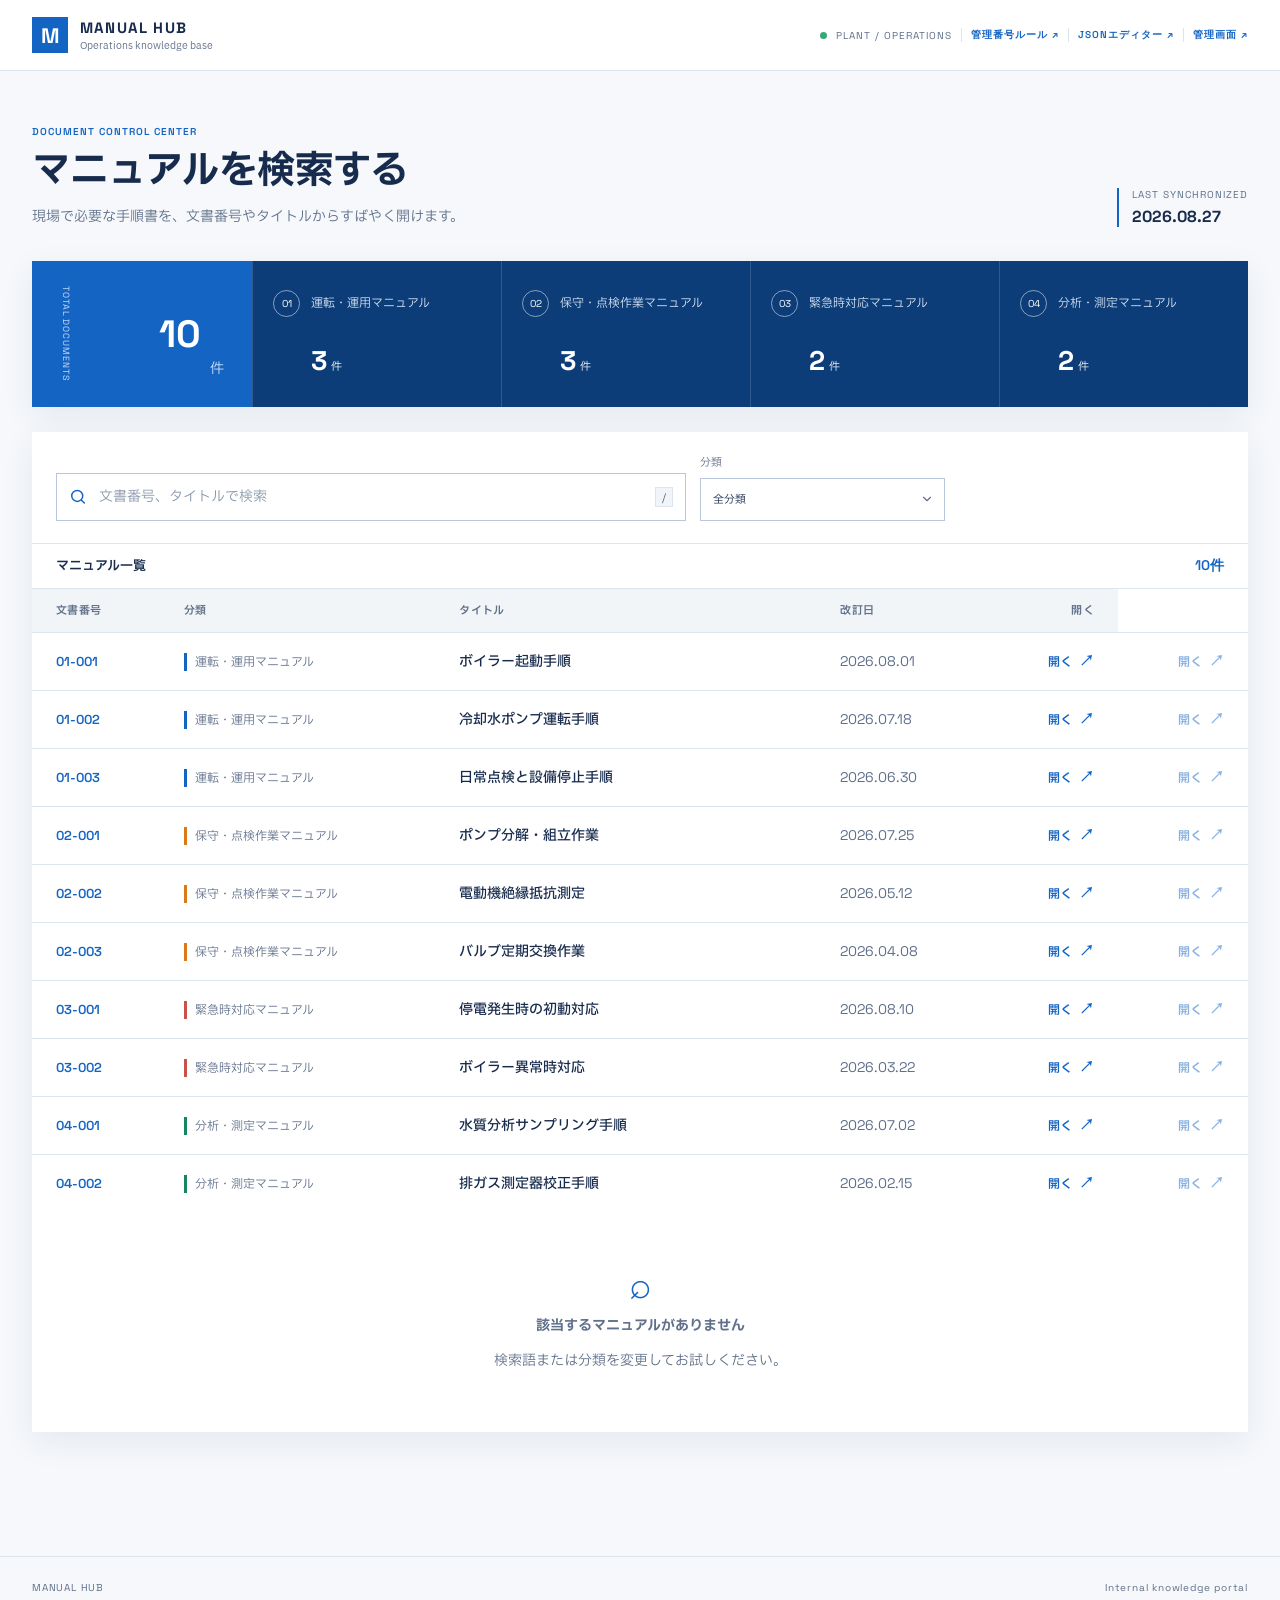
<file: index.html>
<!doctype html>
<html lang="ja">
<head>
  <meta charset="utf-8">
  <meta name="viewport" content="width=device-width, initial-scale=1">
  <meta name="description" content="工場・プラント向けマニュアル管理ポータル">
  <title>Manual Hub | マニュアル管理ポータル</title>
  <link rel="preconnect" href="https://fonts.googleapis.com">
  <link rel="preconnect" href="https://fonts.gstatic.com" crossorigin>
  <link href="https://fonts.googleapis.com/css2?family=IBM+Plex+Sans+JP:wght@400;500;600;700&family=Space+Grotesk:wght@500;600;700&display=swap" rel="stylesheet">
  <link rel="stylesheet" href="style.css">
</head>
<body>
  <header class="topbar">
    <div class="topbar__inner">
      <a class="brand" href="index.html" aria-label="Manual Hub ホーム">
        <span class="brand__mark" aria-hidden="true">M</span>
        <span><strong>MANUAL HUB</strong><small>Operations knowledge base</small></span>
      </a>
      <div class="topbar__context"><span class="status-dot"></span> PLANT / OPERATIONS <span class="divider"></span> <a class="admin-nav" href="id-rules.html">管理番号ルール ↗</a> <span class="divider"></span> <a class="admin-nav" href="json-editor.html">JSONエディター ↗</a> <span class="divider"></span> <a class="admin-nav" href="admin.html">管理画面 ↗</a></div>
    </div>
  </header>

  <main class="page-shell">
    <section class="intro" aria-labelledby="page-title">
      <div>
        <p class="eyebrow">DOCUMENT CONTROL CENTER</p>
        <h1 id="page-title">マニュアルを検索する</h1>
        <p class="intro__copy">現場で必要な手順書を、文書番号やタイトルからすばやく開けます。</p>
      </div>
      <div class="intro__meta"><span class="meta-label">LAST SYNCHRONIZED</span><strong>2026.08.27</strong></div>
    </section>

    <section class="dashboard" aria-label="マニュアル件数">
      <div class="dashboard__total"><span class="total-label">TOTAL DOCUMENTS</span><strong id="total-count">0</strong><span>件</span></div>
      <div id="category-summary" class="category-summary"></div>
    </section>

    <section class="workspace" aria-label="マニュアル一覧">
      <div class="toolbar">
        <div class="search-field">
          <svg aria-hidden="true" viewBox="0 0 24 24"><path d="m21 21-4.35-4.35m2.1-5.4a7.5 7.5 0 1 1-15 0 7.5 7.5 0 0 1 15 0Z"/></svg>
          <input id="search-input" type="search" placeholder="文書番号、タイトルで検索" autocomplete="off">
          <kbd>/</kbd>
        </div>
        <label class="filter-field" for="category-filter"><span>分類</span><select id="category-filter"><option value="">全分類</option></select></label>
      </div>
      <div class="results-bar"><p id="results-label">マニュアル一覧</p><span id="result-count">0件</span></div>
      <div class="table-wrap">
        <table>
          <thead><tr><th scope="col">文書番号</th><th scope="col">分類</th><th scope="col">タイトル</th><th scope="col">改訂日</th><th scope="col" class="action-column">開く</th></tr></thead>
          <tbody id="manual-list"></tbody>
        </table>
        <div id="empty-state" class="empty-state" hidden><span class="empty-state__icon">⌕</span><strong>該当するマニュアルがありません</strong><p>検索語または分類を変更してお試しください。</p></div>
      </div>
    </section>
  </main>
  <footer><span>MANUAL HUB</span><span>Internal knowledge portal</span></footer>
  <script src="script.js"></script>
</body>
</html>
</file>
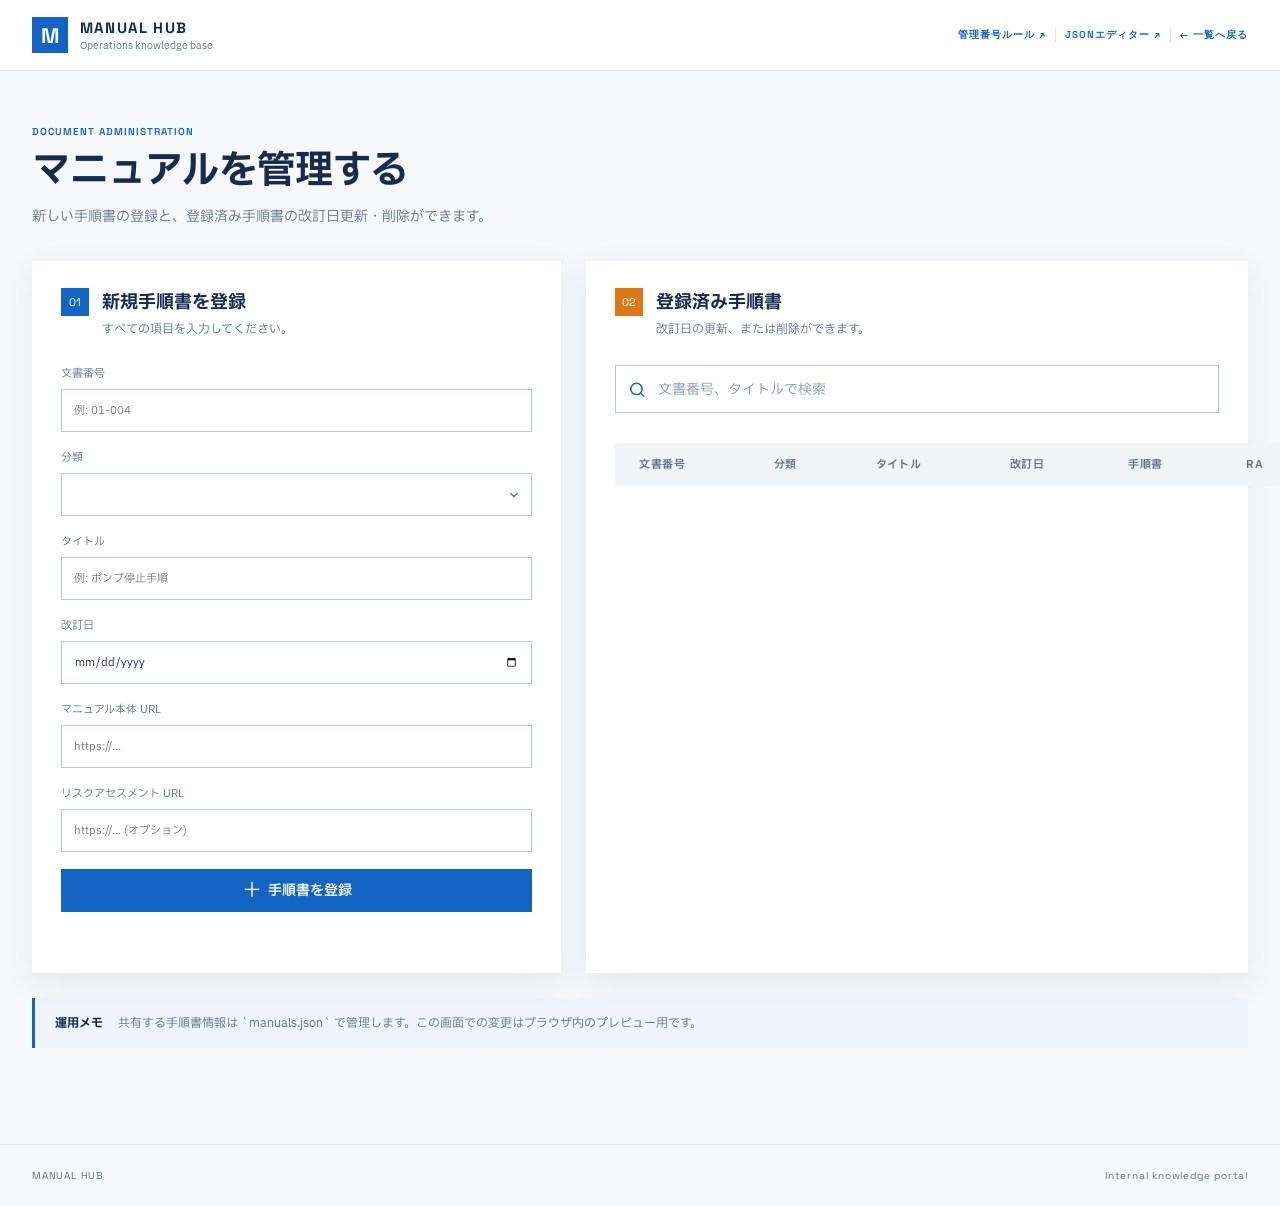
<file: admin.html>
<!doctype html>
<html lang="ja">
<head>
  <meta charset="utf-8">
  <meta name="viewport" content="width=device-width, initial-scale=1">
  <meta name="description" content="Manual Hub マニュアル管理画面">
  <title>Manual Hub | マニュアル管理</title>
  <link rel="preconnect" href="https://fonts.googleapis.com">
  <link rel="preconnect" href="https://fonts.gstatic.com" crossorigin>
  <link href="https://fonts.googleapis.com/css2?family=IBM+Plex+Sans+JP:wght@400;500;600;700&family=Space+Grotesk:wght@500;600;700&display=swap" rel="stylesheet">
  <link rel="stylesheet" href="style.css">
</head>
<body>
  <header class="topbar"><div class="topbar__inner">
    <a class="brand" href="index.html" aria-label="Manual Hub ホーム"><span class="brand__mark" aria-hidden="true">M</span><span><strong>MANUAL HUB</strong><small>Operations knowledge base</small></span></a>
    <div class="topbar__context"><a class="admin-nav" href="id-rules.html">管理番号ルール ↗</a> <span class="divider"></span> <a class="admin-nav" href="json-editor.html">JSONエディター ↗</a> <span class="divider"></span> <a class="back-link" href="index.html">← 一覧へ戻る</a></div>
  </div></header>
  <main class="page-shell admin-shell">
    <section class="intro"><div><p class="eyebrow">DOCUMENT ADMINISTRATION</p><h1>マニュアルを管理する</h1><p class="intro__copy">新しい手順書の登録と、登録済み手順書の改訂日更新・削除ができます。</p></div></section>
    <div class="admin-grid">
      <section class="admin-panel" aria-labelledby="add-heading">
        <div class="panel-heading"><span class="panel-index">01</span><div><h2 id="add-heading">新規手順書を登録</h2><p>すべての項目を入力してください。</p></div></div>
        <form id="manual-form" novalidate>
          <label>文書番号<input name="no" required placeholder="例: 01-004"></label>
          <label>分類<select name="category" id="admin-category" required></select></label>
          <label>タイトル<input name="title" required placeholder="例: ポンプ停止手順"></label>
          <label>改訂日<input name="date" type="date" required></label>
          <label>マニュアル本体 URL<input name="url" type="url" required placeholder="https://..."></label>
          <label>リスクアセスメント URL<input name="riskAssessmentUrl" type="url" placeholder="https://... (オプション)"></label>
          <button class="primary-button" type="submit"><span aria-hidden="true">＋</span> 手順書を登録</button>
          <p id="form-message" class="form-message" role="status"></p>
        </form>
      </section>
      <section class="admin-panel admin-panel--list" aria-labelledby="delete-heading">
        <div class="panel-heading"><span class="panel-index panel-index--warning">02</span><div><h2 id="delete-heading">登録済み手順書</h2><p>改訂日の更新、または削除ができます。</p></div></div>
        <div class="admin-search search-field"><svg aria-hidden="true" viewBox="0 0 24 24"><path d="m21 21-4.35-4.35m2.1-5.4a7.5 7.5 0 1 1-15 0 7.5 7.5 0 0 1 15 0Z"/></svg><input id="admin-search" type="search" placeholder="文書番号、タイトルで検索" autocomplete="off"></div>
        <div class="admin-results-bar"><span id="admin-result-count"></span></div>
        <table class="admin-table">
          <thead>
            <tr>
              <th scope="col">文書番号</th>
              <th scope="col">分類</th>
              <th scope="col">タイトル</th>
              <th scope="col">改訂日</th>
              <th scope="col">手順書</th>
              <th scope="col">RA</th>
            </tr>
          </thead>
          <tbody id="admin-list" class="admin-list"></tbody>
        </table>
        <div id="admin-empty" class="admin-empty" hidden>検索条件に一致する手順書がありません。</div>
      </section>
    </div>
    <aside class="notice"><strong>運用メモ</strong><span>共有する手順書情報は `manuals.json` で管理します。この画面での変更はブラウザ内のプレビュー用です。</span></aside>
  </main>
  <footer><span>MANUAL HUB</span><span>Internal knowledge portal</span></footer>
  <script src="admin.js"></script>
</body>
</html>
</file>
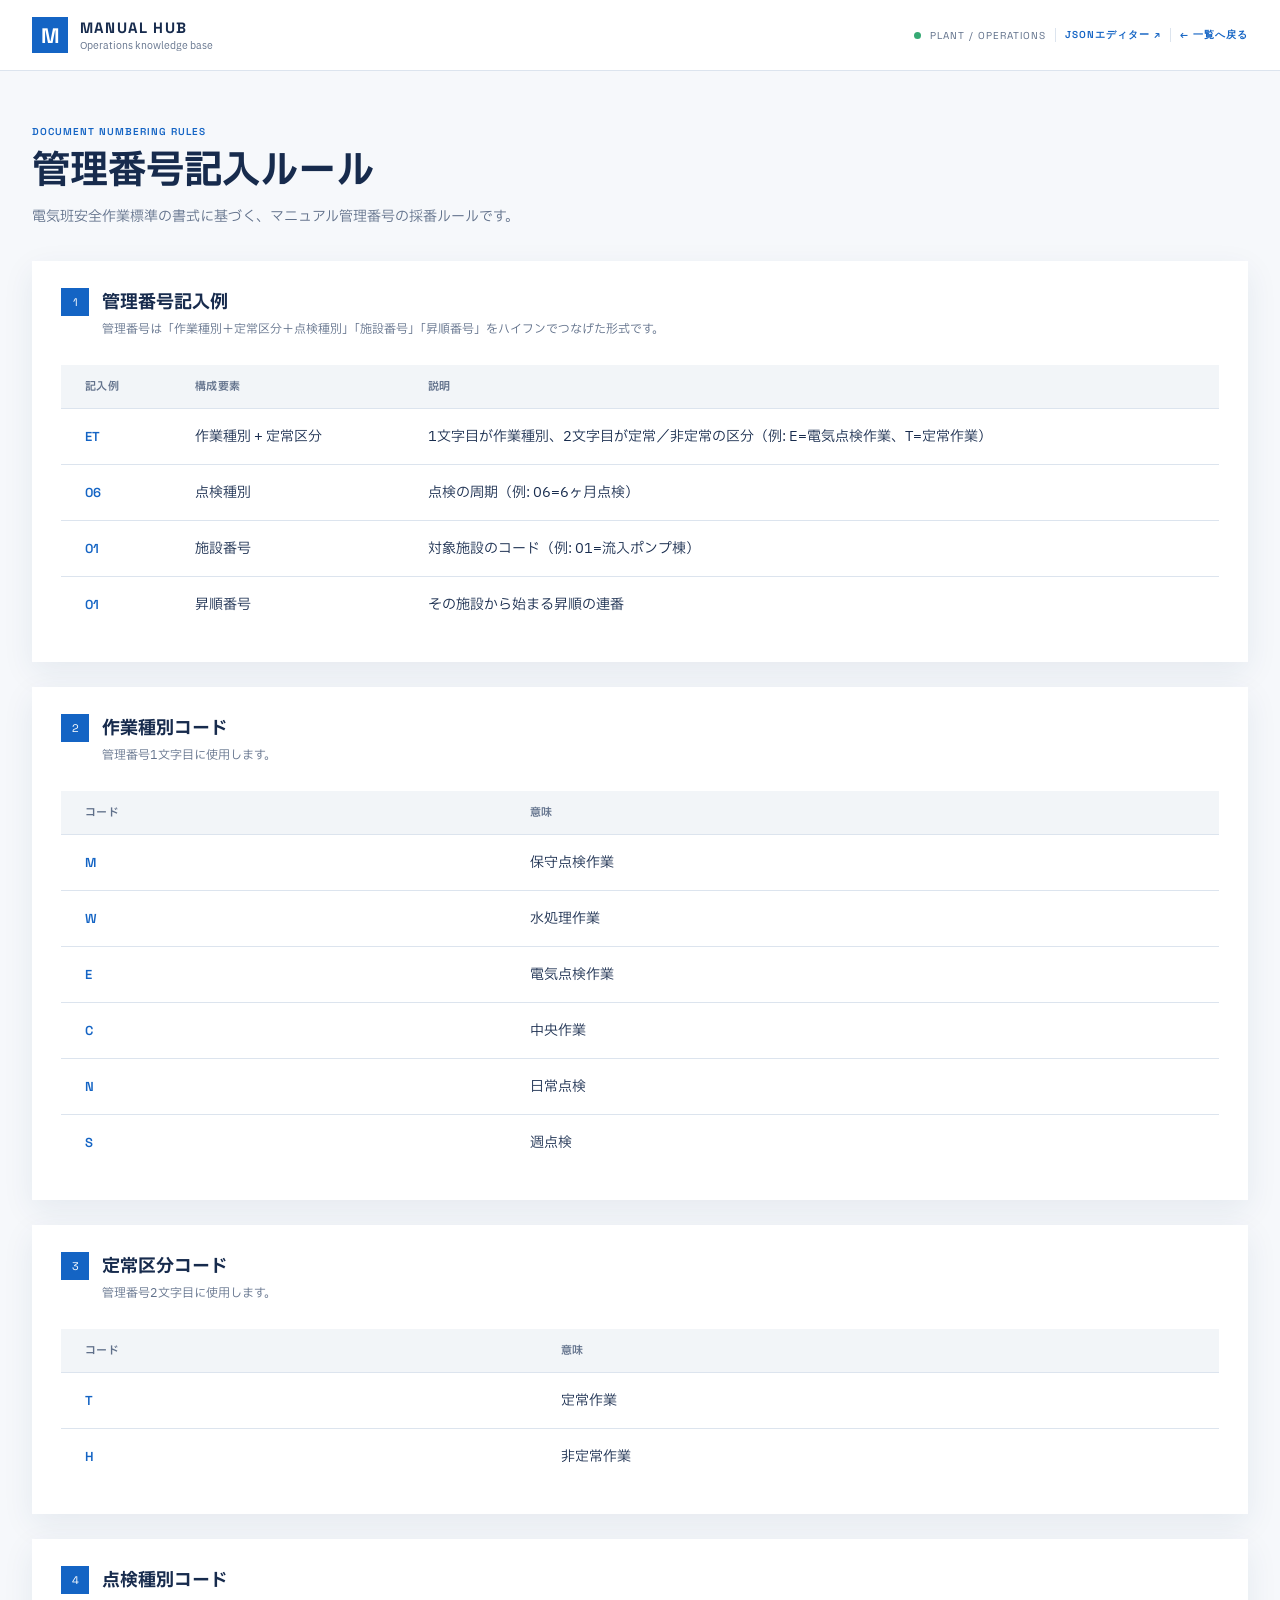
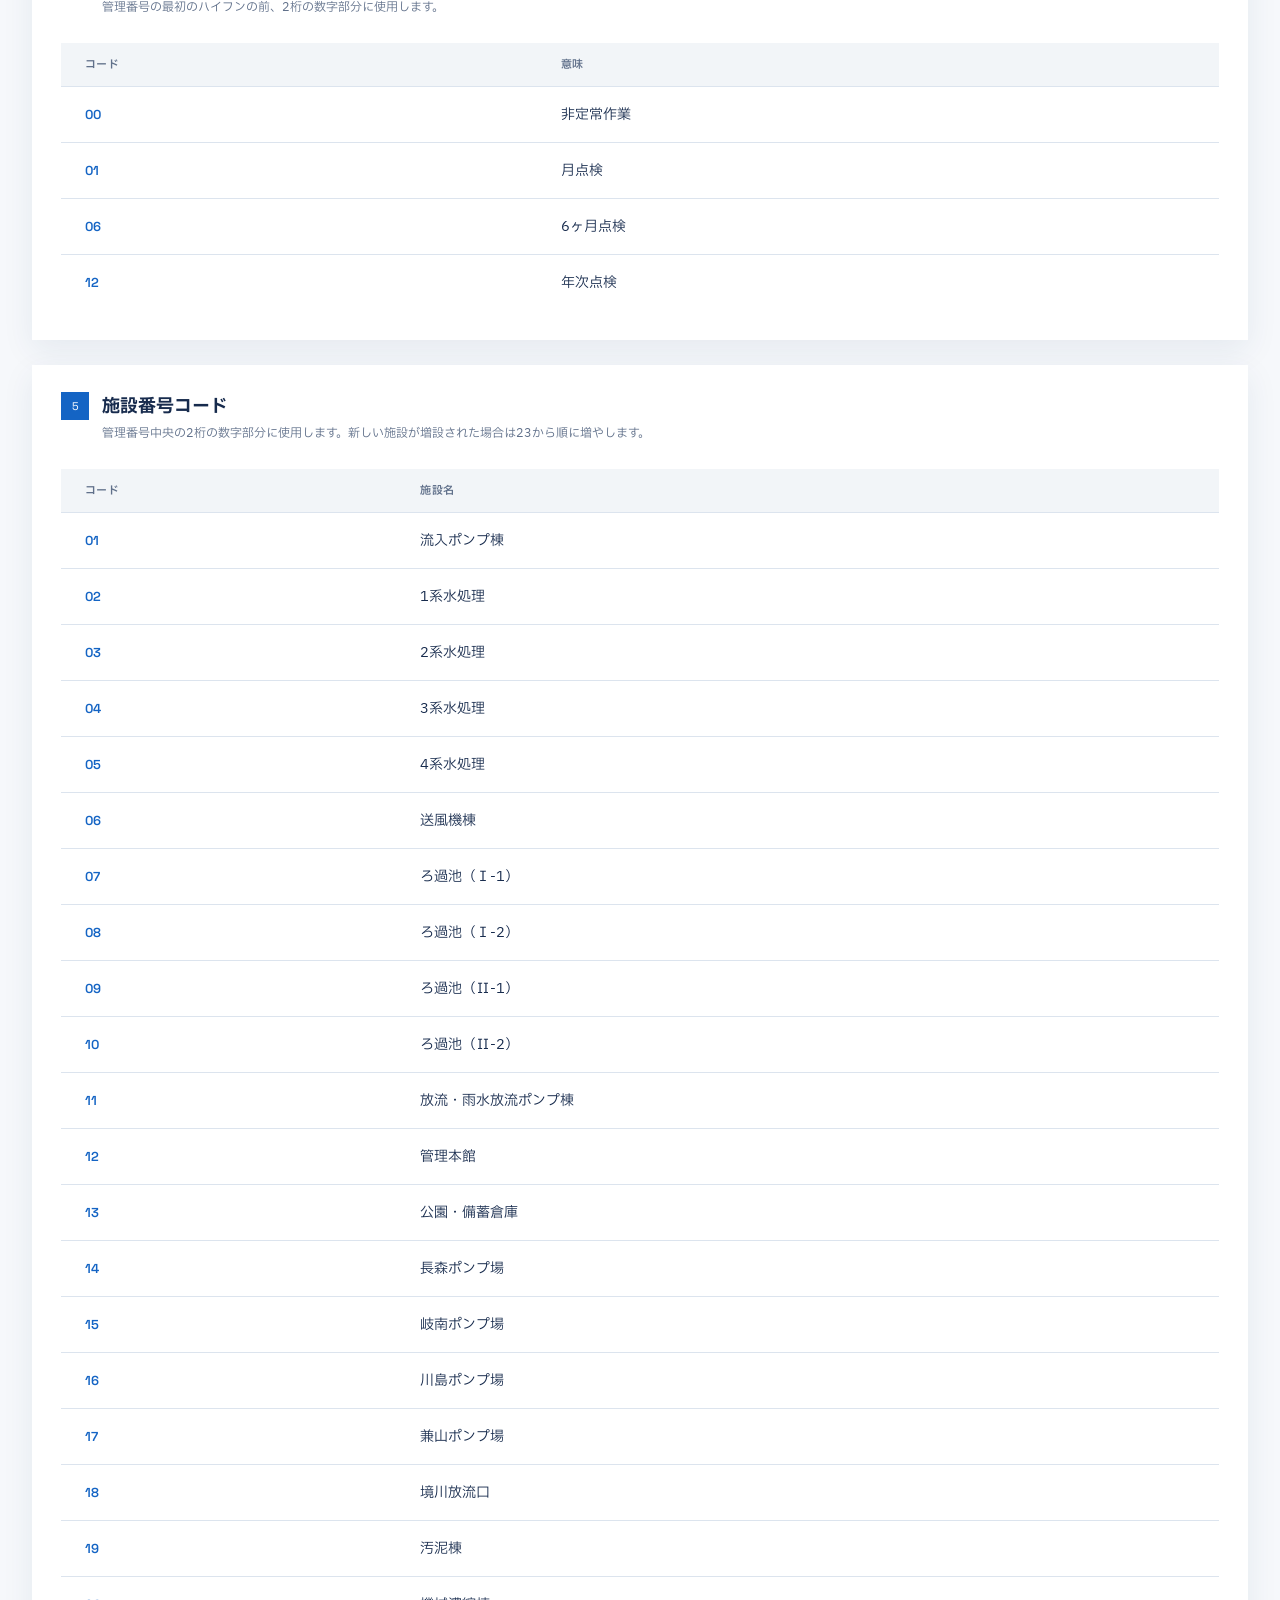
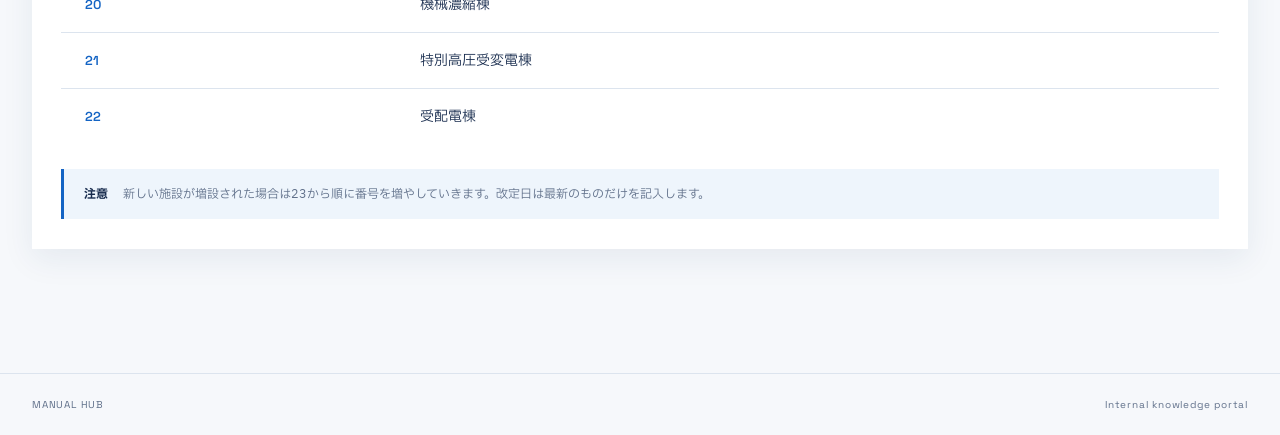
<file: id-rules.html>
<!doctype html>
<html lang="ja">
<head>
  <meta charset="utf-8">
  <meta name="viewport" content="width=device-width, initial-scale=1">
  <meta name="description" content="マニュアル管理番号の命名ルール">
  <title>管理番号ルール | Manual Hub</title>
  <link rel="preconnect" href="https://fonts.googleapis.com">
  <link rel="preconnect" href="https://fonts.gstatic.com" crossorigin>
  <link href="https://fonts.googleapis.com/css2?family=IBM+Plex+Sans+JP:wght@400;500;600;700&family=Space+Grotesk:wght@500;600;700&display=swap" rel="stylesheet">
  <link rel="stylesheet" href="style.css">
</head>
<body>
  <header class="topbar">
    <div class="topbar__inner">
      <a class="brand" href="index.html" aria-label="Manual Hub ホーム">
        <span class="brand__mark" aria-hidden="true">M</span>
        <span><strong>MANUAL HUB</strong><small>Operations knowledge base</small></span>
      </a>
      <div class="topbar__context"><span class="status-dot"></span> PLANT / OPERATIONS <span class="divider"></span> <a class="admin-nav" href="json-editor.html">JSONエディター ↗</a> <span class="divider"></span> <a class="back-link" href="index.html">← 一覧へ戻る</a></div>
    </div>
  </header>

  <main class="page-shell">
    <section class="intro" aria-labelledby="page-title">
      <div>
        <p class="eyebrow">DOCUMENT NUMBERING RULES</p>
        <h1 id="page-title">管理番号記入ルール</h1>
        <p class="intro__copy">電気班安全作業標準の書式に基づく、マニュアル管理番号の採番ルールです。</p>
      </div>
    </section>

    <section class="admin-panel" aria-label="管理番号の構成例">
      <div class="panel-heading">
        <span class="panel-index">1</span>
        <div>
          <h2>管理番号記入例</h2>
          <p>管理番号は「作業種別＋定常区分＋点検種別」「施設番号」「昇順番号」をハイフンでつなげた形式です。</p>
        </div>
      </div>
      <table>
        <thead><tr><th scope="col">記入例</th><th scope="col">構成要素</th><th scope="col">説明</th></tr></thead>
        <tbody>
          <tr><td class="document-number">ET</td><td>作業種別 + 定常区分</td><td>1文字目が作業種別、2文字目が定常／非定常の区分（例: E=電気点検作業、T=定常作業）</td></tr>
          <tr><td class="document-number">06</td><td>点検種別</td><td>点検の周期（例: 06=6ヶ月点検）</td></tr>
          <tr><td class="document-number">01</td><td>施設番号</td><td>対象施設のコード（例: 01=流入ポンプ棟）</td></tr>
          <tr><td class="document-number">01</td><td>昇順番号</td><td>その施設から始まる昇順の連番</td></tr>
        </tbody>
      </table>
    </section>

    <section class="admin-panel" aria-label="作業種別コード" style="margin-top: 25px;">
      <div class="panel-heading">
        <span class="panel-index">2</span>
        <div>
          <h2>作業種別コード</h2>
          <p>管理番号1文字目に使用します。</p>
        </div>
      </div>
      <table>
        <thead><tr><th scope="col">コード</th><th scope="col">意味</th></tr></thead>
        <tbody>
          <tr><td class="document-number">M</td><td>保守点検作業</td></tr>
          <tr><td class="document-number">W</td><td>水処理作業</td></tr>
          <tr><td class="document-number">E</td><td>電気点検作業</td></tr>
          <tr><td class="document-number">C</td><td>中央作業</td></tr>
          <tr><td class="document-number">N</td><td>日常点検</td></tr>
          <tr><td class="document-number">S</td><td>週点検</td></tr>
        </tbody>
      </table>
    </section>

    <section class="admin-panel" aria-label="定常区分コード" style="margin-top: 25px;">
      <div class="panel-heading">
        <span class="panel-index">3</span>
        <div>
          <h2>定常区分コード</h2>
          <p>管理番号2文字目に使用します。</p>
        </div>
      </div>
      <table>
        <thead><tr><th scope="col">コード</th><th scope="col">意味</th></tr></thead>
        <tbody>
          <tr><td class="document-number">T</td><td>定常作業</td></tr>
          <tr><td class="document-number">H</td><td>非定常作業</td></tr>
        </tbody>
      </table>
    </section>

    <section class="admin-panel" aria-label="点検種別コード" style="margin-top: 25px;">
      <div class="panel-heading">
        <span class="panel-index">4</span>
        <div>
          <h2>点検種別コード</h2>
          <p>管理番号の最初のハイフンの前、2桁の数字部分に使用します。</p>
        </div>
      </div>
      <table>
        <thead><tr><th scope="col">コード</th><th scope="col">意味</th></tr></thead>
        <tbody>
          <tr><td class="document-number">00</td><td>非定常作業</td></tr>
          <tr><td class="document-number">01</td><td>月点検</td></tr>
          <tr><td class="document-number">06</td><td>6ヶ月点検</td></tr>
          <tr><td class="document-number">12</td><td>年次点検</td></tr>
        </tbody>
      </table>
    </section>

    <section class="admin-panel" aria-label="施設番号コード" style="margin-top: 25px;">
      <div class="panel-heading">
        <span class="panel-index">5</span>
        <div>
          <h2>施設番号コード</h2>
          <p>管理番号中央の2桁の数字部分に使用します。新しい施設が増設された場合は23から順に増やします。</p>
        </div>
      </div>
      <table>
        <thead><tr><th scope="col">コード</th><th scope="col">施設名</th></tr></thead>
        <tbody>
          <tr><td class="document-number">01</td><td>流入ポンプ棟</td></tr>
          <tr><td class="document-number">02</td><td>1系水処理</td></tr>
          <tr><td class="document-number">03</td><td>2系水処理</td></tr>
          <tr><td class="document-number">04</td><td>3系水処理</td></tr>
          <tr><td class="document-number">05</td><td>4系水処理</td></tr>
          <tr><td class="document-number">06</td><td>送風機棟</td></tr>
          <tr><td class="document-number">07</td><td>ろ過池（Ⅰ-1）</td></tr>
          <tr><td class="document-number">08</td><td>ろ過池（Ⅰ-2）</td></tr>
          <tr><td class="document-number">09</td><td>ろ過池（Ⅱ-1）</td></tr>
          <tr><td class="document-number">10</td><td>ろ過池（Ⅱ-2）</td></tr>
          <tr><td class="document-number">11</td><td>放流・雨水放流ポンプ棟</td></tr>
          <tr><td class="document-number">12</td><td>管理本館</td></tr>
          <tr><td class="document-number">13</td><td>公園・備蓄倉庫</td></tr>
          <tr><td class="document-number">14</td><td>長森ポンプ場</td></tr>
          <tr><td class="document-number">15</td><td>岐南ポンプ場</td></tr>
          <tr><td class="document-number">16</td><td>川島ポンプ場</td></tr>
          <tr><td class="document-number">17</td><td>兼山ポンプ場</td></tr>
          <tr><td class="document-number">18</td><td>境川放流口</td></tr>
          <tr><td class="document-number">19</td><td>汚泥棟</td></tr>
          <tr><td class="document-number">20</td><td>機械濃縮棟</td></tr>
          <tr><td class="document-number">21</td><td>特別高圧受変電棟</td></tr>
          <tr><td class="document-number">22</td><td>受配電棟</td></tr>
        </tbody>
      </table>
      <div class="notice"><strong>注意</strong><span>新しい施設が増設された場合は23から順に番号を増やしていきます。改定日は最新のものだけを記入します。</span></div>
    </section>
  </main>
  <footer><span>MANUAL HUB</span><span>Internal knowledge portal</span></footer>
</body>
</html>
</file>
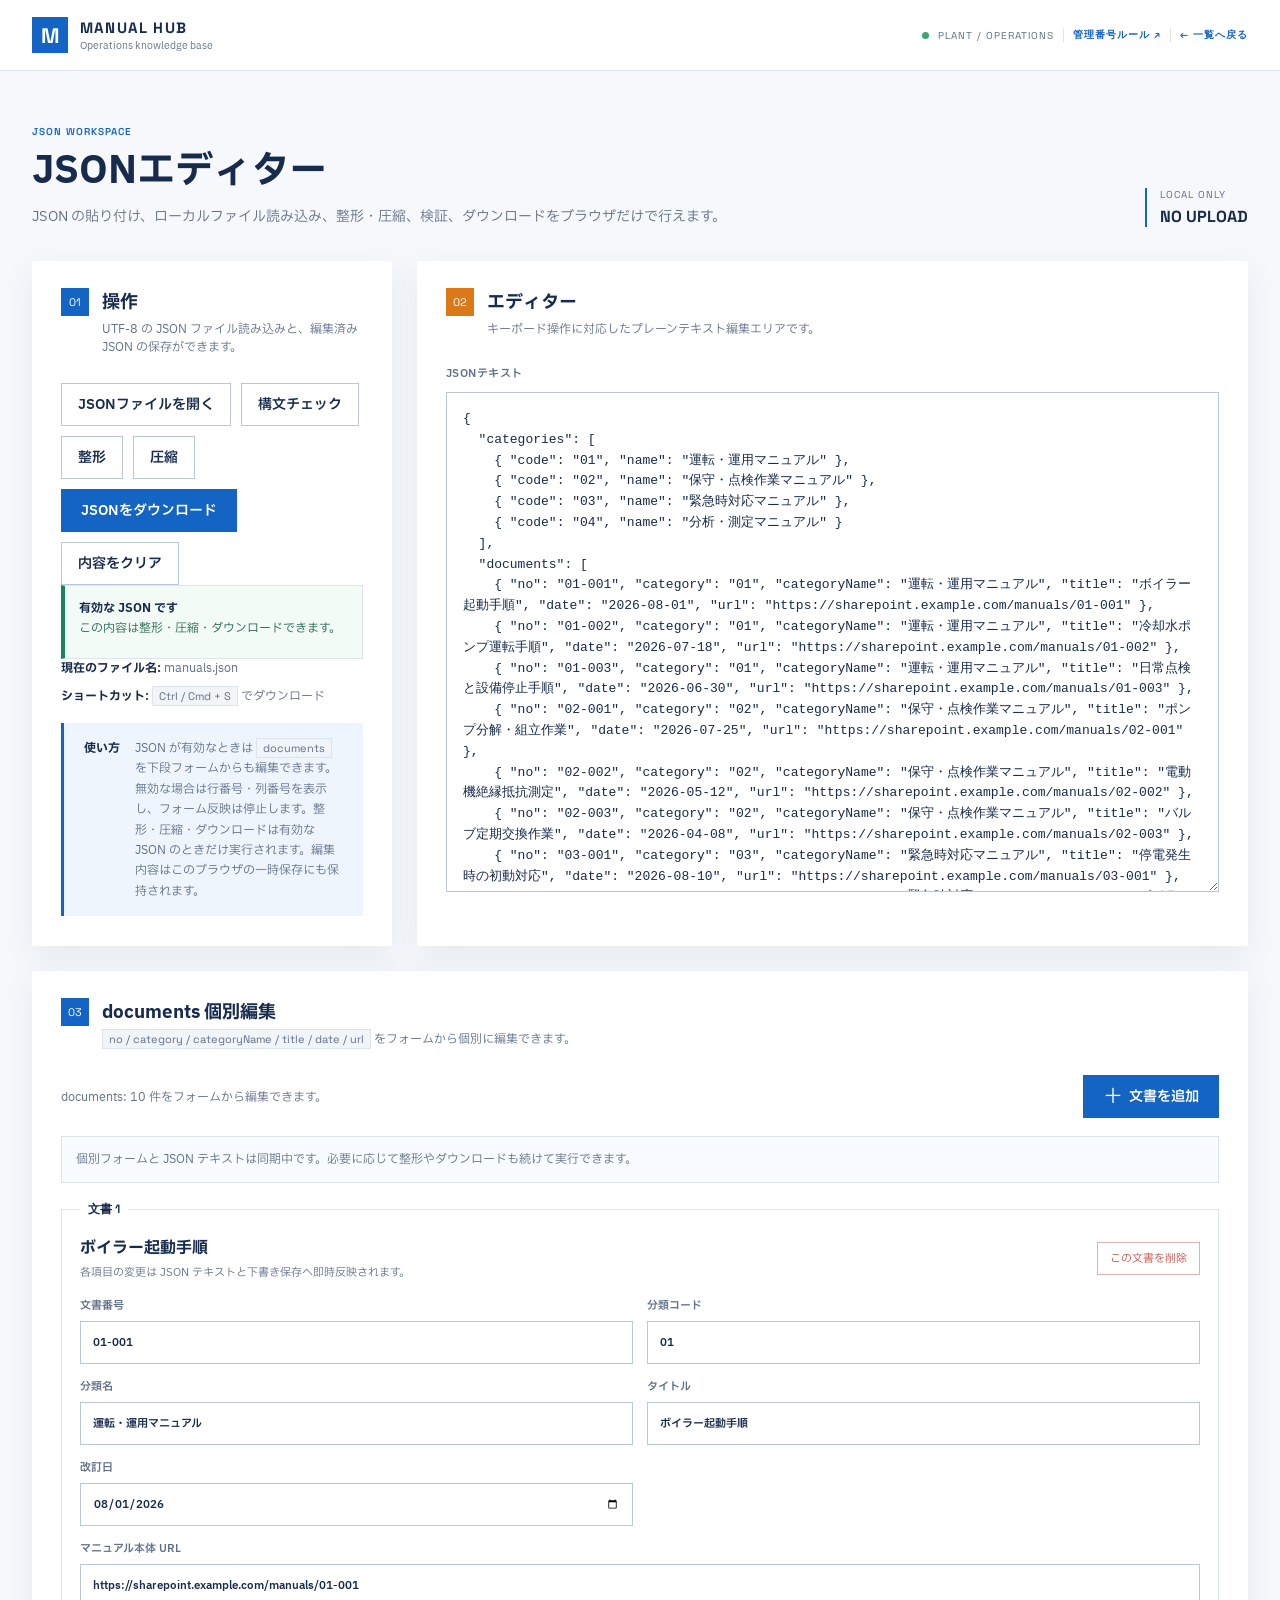
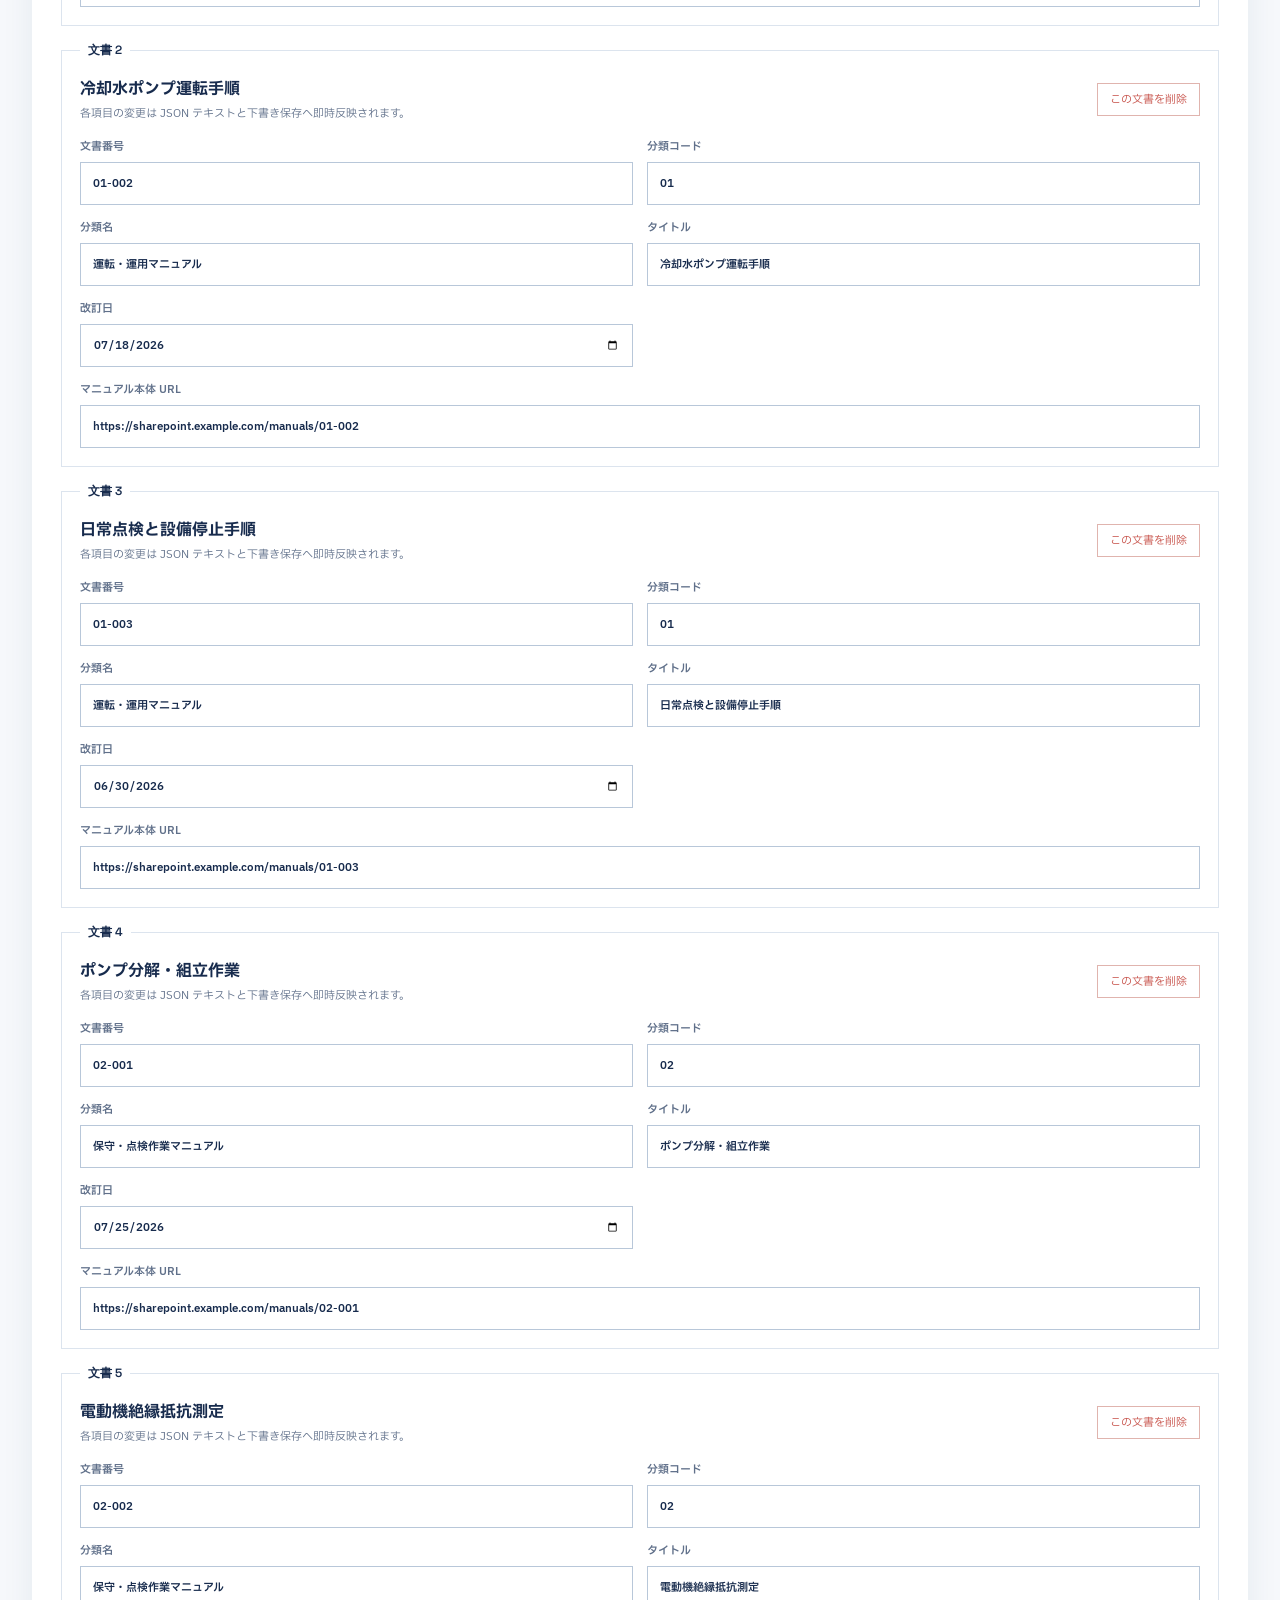
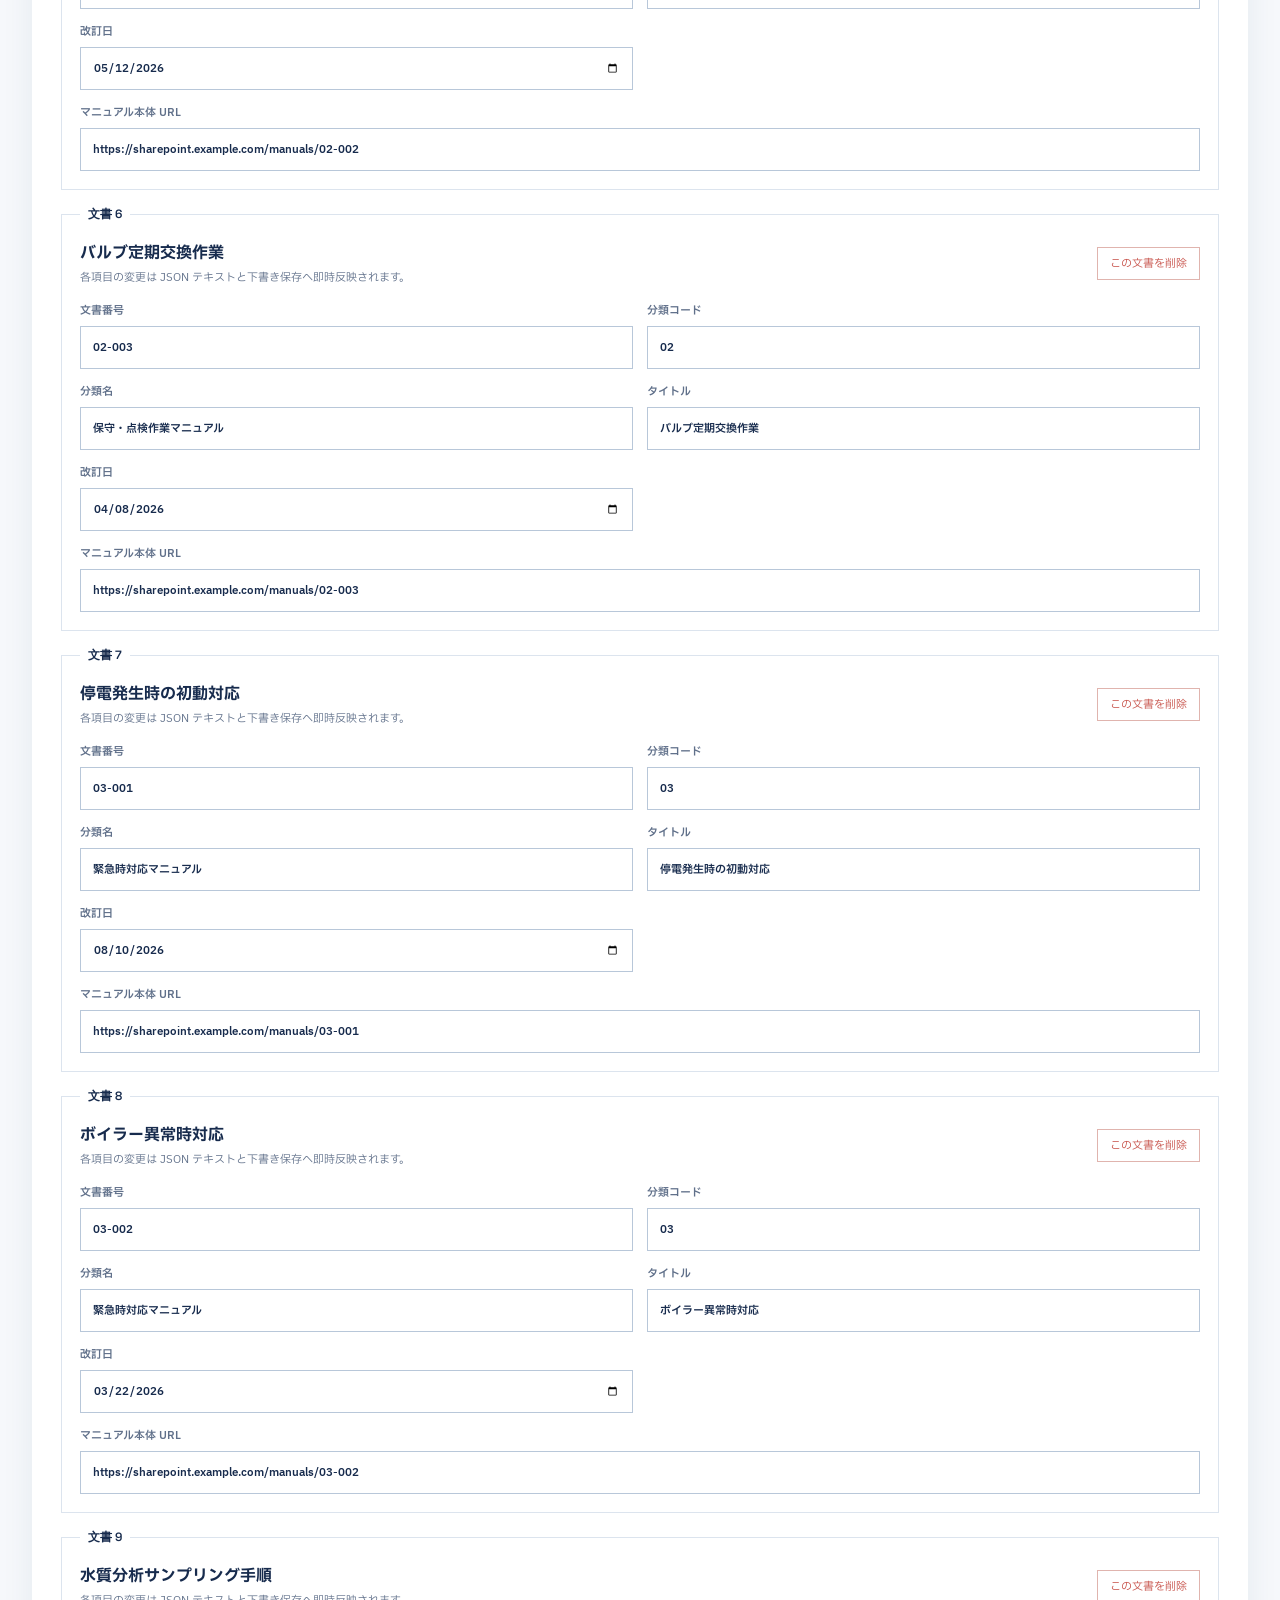
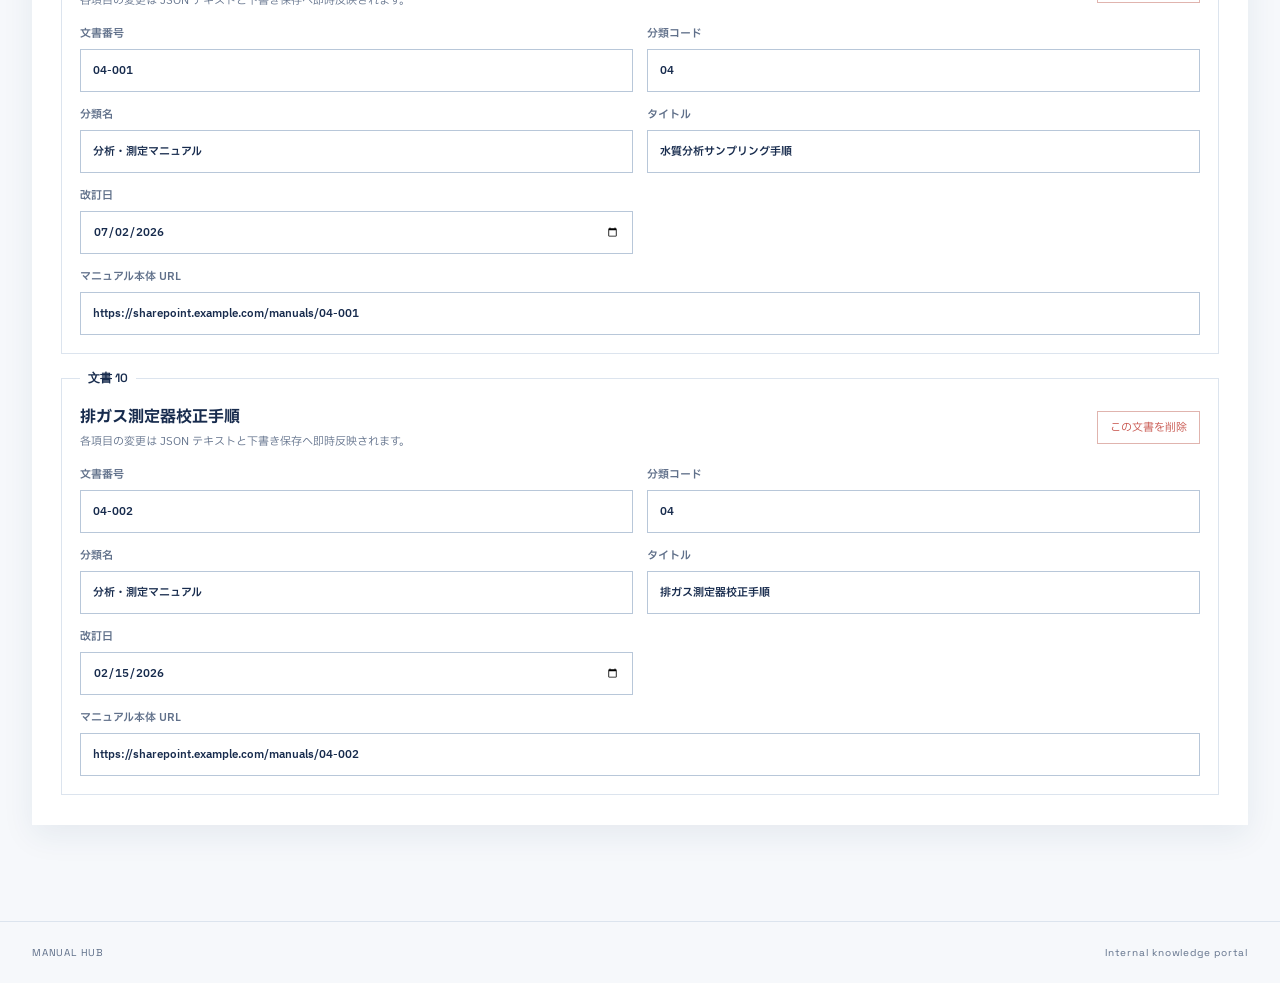
<file: json-editor.html>
<!doctype html>
<html lang="ja">
<head>
  <meta charset="utf-8">
  <meta name="viewport" content="width=device-width, initial-scale=1">
  <meta name="description" content="Manual Hub JSONエディター">
  <title>JSONエディター | Manual Hub</title>
  <link rel="preconnect" href="https://fonts.googleapis.com">
  <link rel="preconnect" href="https://fonts.gstatic.com" crossorigin>
  <link href="https://fonts.googleapis.com/css2?family=IBM+Plex+Sans+JP:wght@400;500;600;700&family=Space+Grotesk:wght@500;600;700&display=swap" rel="stylesheet">
  <link rel="stylesheet" href="style.css">
</head>
<body>
  <header class="topbar">
    <div class="topbar__inner">
      <a class="brand" href="index.html" aria-label="Manual Hub ホーム">
        <span class="brand__mark" aria-hidden="true">M</span>
        <span><strong>MANUAL HUB</strong><small>Operations knowledge base</small></span>
      </a>
      <div class="topbar__context"><span class="status-dot"></span> PLANT / OPERATIONS <span class="divider"></span> <a class="admin-nav" href="id-rules.html">管理番号ルール ↗</a> <span class="divider"></span> <a class="back-link" href="index.html">← 一覧へ戻る</a></div>
    </div>
  </header>

  <main class="page-shell admin-shell">
    <section class="intro" aria-labelledby="page-title">
      <div>
        <p class="eyebrow">JSON WORKSPACE</p>
        <h1 id="page-title">JSONエディター</h1>
        <p class="intro__copy">JSON の貼り付け、ローカルファイル読み込み、整形・圧縮、検証、ダウンロードをブラウザだけで行えます。</p>
      </div>
      <div class="intro__meta"><span class="meta-label">LOCAL ONLY</span><strong>NO UPLOAD</strong></div>
    </section>

    <div class="editor-grid">
      <section class="admin-panel" aria-labelledby="editor-ops-heading">
        <div class="panel-heading">
          <span class="panel-index">01</span>
          <div>
            <h2 id="editor-ops-heading">操作</h2>
            <p>UTF-8 の JSON ファイル読み込みと、編集済み JSON の保存ができます。</p>
          </div>
        </div>
        <div class="editor-actions" aria-label="JSON 操作">
          <button id="open-file-button" class="file-button" type="button">JSONファイルを開く</button>
          <input id="json-file-input" class="file-input" type="file" accept=".json,application/json">
          <button id="validate-button" class="secondary-button" type="button">構文チェック</button>
          <button id="format-button" class="secondary-button" type="button">整形</button>
          <button id="minify-button" class="secondary-button" type="button">圧縮</button>
          <button id="download-button" class="primary-button" type="button">JSONをダウンロード</button>
          <button id="clear-button" class="ghost-button" type="button">内容をクリア</button>
        </div>
        <div id="editor-status" class="editor-status editor-status--info" role="status" aria-live="polite">
          <strong>準備完了</strong><br>
          右側のエディターに JSON を貼り付けるか、<span class="inline-code">JSONファイルを開く</span> からローカルファイルを読み込んでください。
        </div>
        <div class="editor-meta" aria-label="現在の状態">
          <p><strong>現在のファイル名:</strong> <span id="current-file-name">manuals.json</span></p>
          <p><strong>ショートカット:</strong> <span class="inline-code">Ctrl / Cmd + S</span> でダウンロード</p>
        </div>
        <aside class="notice editor-help"><strong>使い方</strong><span>JSON が有効なときは <span class="inline-code">documents</span> を下段フォームからも編集できます。無効な場合は行番号・列番号を表示し、フォーム反映は停止します。整形・圧縮・ダウンロードは有効な JSON のときだけ実行されます。編集内容はこのブラウザの一時保存にも保持されます。</span></aside>
      </section>

      <section class="admin-panel" aria-labelledby="editor-heading">
        <div class="panel-heading">
          <span class="panel-index panel-index--warning">02</span>
          <div>
            <h2 id="editor-heading">エディター</h2>
            <p>キーボード操作に対応したプレーンテキスト編集エリアです。</p>
          </div>
        </div>
        <div class="editor-field">
          <label for="json-editor">JSONテキスト</label>
          <textarea id="json-editor" class="editor-textarea" spellcheck="false" autocapitalize="off" autocomplete="off" autocorrect="off" aria-describedby="editor-status"></textarea>
        </div>
      </section>
    </div>

    <section class="admin-panel document-editor-panel" aria-labelledby="document-editor-heading">
      <div class="panel-heading">
        <span class="panel-index">03</span>
        <div>
          <h2 id="document-editor-heading">documents 個別編集</h2>
          <p><span class="inline-code">no / category / categoryName / title / date / url</span> をフォームから個別に編集できます。</p>
        </div>
      </div>
      <div class="document-editor-toolbar">
        <p id="document-editor-summary" class="document-editor-summary">有効な JSON を読み込むと documents を表示します。</p>
        <button id="add-document-button" class="primary-button" type="button"><span aria-hidden="true">＋</span> 文書を追加</button>
      </div>
      <div id="document-editor-state" class="document-editor-state" role="status" aria-live="polite">JSON を検証すると、documents の各要素をここで個別編集できます。</div>
      <div id="document-editor-list" class="document-editor-list" aria-describedby="document-editor-state"></div>
    </section>
  </main>
  <footer><span>MANUAL HUB</span><span>Internal knowledge portal</span></footer>
  <script src="json-editor.js"></script>
</body>
</html>
</file>
<file: style.css>
:root {
  --ink: #172b4d;
  --muted: #60708a;
  --line: #dce4ee;
  --paper: #f6f8fb;
  --white: #ffffff;
  --blue: #1464c4;
  --blue-dark: #0c3d78;
  --cyan: #12a5b5;
  --orange: #db7919;
  --green: #178660;
  --red: #c7524a;
  --shadow: 0 10px 30px rgba(31, 65, 105, .08);
}

* { box-sizing: border-box; }
body { margin: 0; color: var(--ink); background: var(--paper); font-family: "IBM Plex Sans JP", sans-serif; font-size: 14px; }
a { color: inherit; text-decoration: none; }
.topbar { background: var(--white); border-bottom: 1px solid var(--line); }
.topbar__inner { align-items: center; display: flex; justify-content: space-between; margin: auto; max-width: 1320px; min-height: 70px; padding: 0 32px; }
.brand { align-items: center; display: flex; gap: 12px; }
.brand__mark { align-items: center; background: var(--blue); color: white; display: inline-flex; font-family: "Space Grotesk", sans-serif; font-size: 21px; font-weight: 700; height: 36px; justify-content: center; width: 36px; }
.brand strong, .brand small { display: block; }
.brand strong { font-family: "Space Grotesk", sans-serif; font-size: 15px; letter-spacing: .08em; }
.brand small { color: var(--muted); font-size: 10px; margin-top: 1px; }
.topbar__context, .eyebrow, .total-label, .meta-label { color: var(--muted); font-family: "Space Grotesk", sans-serif; font-size: 10px; letter-spacing: .1em; }
.topbar__context { align-items: center; display: flex; gap: 9px; }
.admin-nav, .back-link { color: var(--blue); font-weight: 600; }
.admin-nav:hover, .back-link:hover, .open-link:hover { text-decoration: underline; }
.status-dot { background: #36a974; border-radius: 50%; height: 7px; width: 7px; }
.divider { background: var(--line); height: 14px; width: 1px; }
.page-shell { margin: auto; max-width: 1320px; padding: 54px 32px 70px; }
.intro { align-items: end; display: flex; justify-content: space-between; margin-bottom: 34px; }
.eyebrow { color: var(--blue); font-weight: 600; margin: 0 0 10px; }
h1 { font-size: clamp(28px, 3vw, 42px); letter-spacing: 0; line-height: 1.2; margin: 0; }
.intro__copy { color: var(--muted); margin: 12px 0 0; }
.intro__meta { border-left: 2px solid var(--blue); display: flex; flex-direction: column; gap: 5px; padding-left: 13px; }
.intro__meta strong { font-family: "Space Grotesk", sans-serif; font-size: 16px; }
.dashboard { background: var(--blue-dark); box-shadow: var(--shadow); color: white; display: flex; min-height: 112px; }
.dashboard__total { align-items: center; background: var(--blue); display: flex; gap: 9px; min-width: 220px; padding: 25px 28px; }
.total-label { color: #c9ddf8; display: block; font-size: 9px; margin-right: auto; writing-mode: vertical-rl; }
.dashboard__total strong { font-family: "Space Grotesk", sans-serif; font-size: 38px; line-height: 1; }
.dashboard__total > span:last-child { align-self: end; color: #d5e6fb; margin-bottom: 3px; }
.category-summary { display: grid; flex: 1; grid-template-columns: repeat(4, 1fr); }
.summary-item { align-items: center; border-left: 1px solid rgba(255,255,255,.15); display: grid; gap: 5px 10px; grid-template-columns: 28px 1fr; padding: 18px 20px; }
.summary-item__code { align-items: center; border: 1px solid rgba(255,255,255,.5); border-radius: 50%; display: flex; font-family: "Space Grotesk", sans-serif; font-size: 10px; height: 27px; justify-content: center; width: 27px; }
.summary-item > span:nth-child(2) { color: #d9e6f6; font-size: 12px; line-height: 1.5; }
.summary-item strong { font-family: "Space Grotesk", sans-serif; font-size: 27px; grid-column: 2; }
.summary-item small { font-family: "IBM Plex Sans JP", sans-serif; font-size: 11px; font-weight: 400; margin-left: 4px; }
.workspace { background: var(--white); box-shadow: var(--shadow); margin-top: 25px; }
.toolbar { align-items: end; display: flex; gap: 14px; padding: 22px 24px; }
.search-field { align-items: center; border: 1px solid #b8c7d9; display: flex; flex: 1; max-width: 630px; padding: 0 12px; transition: border-color .2s, box-shadow .2s; }
.search-field:focus-within { border-color: var(--blue); box-shadow: 0 0 0 3px rgba(20,100,196,.12); }
.search-field svg { fill: none; height: 19px; margin-right: 10px; stroke: var(--blue); stroke-linecap: round; stroke-linejoin: round; stroke-width: 2; width: 19px; }
.search-field input { border: 0; color: var(--ink); font: inherit; height: 46px; outline: 0; width: 100%; }
.search-field input::placeholder { color: #8a98aa; }
kbd { background: #f1f4f8; border: 1px solid var(--line); color: var(--muted); font-family: "Space Grotesk", sans-serif; font-size: 11px; padding: 2px 6px; }
.filter-field { color: var(--muted); display: flex; flex-direction: column; font-size: 11px; gap: 7px; min-width: 245px; }
select { appearance: none; background: var(--white) url("data:image/svg+xml,%3Csvg xmlns='http://www.w3.org/2000/svg' width='14' height='14' viewBox='0 0 24 24' fill='none' stroke='%2360708a' stroke-width='2' stroke-linecap='round' stroke-linejoin='round'%3E%3Cpolyline points='6 9 12 15 18 9'%3E%3C/polyline%3E%3C/svg%3E") no-repeat right 10px center; border: 1px solid #b8c7d9; color: var(--ink); font: inherit; height: 43px; outline: 0; padding: 0 12px 0 12px; padding-right: 30px; width: 100%; }
select:focus { border-color: var(--blue); }
.results-bar { align-items: center; border-bottom: 1px solid var(--line); border-top: 1px solid var(--line); display: flex; justify-content: space-between; padding: 12px 24px; }
.results-bar p { font-size: 13px; font-weight: 600; margin: 0; }
#result-count { color: var(--blue); font-family: "Space Grotesk", sans-serif; font-weight: 600; }
.table-wrap { overflow-x: auto; }
table { border-collapse: collapse; min-width: 700px; width: 100%; }
th { background: #f2f5f8; color: var(--muted); font-size: 11px; font-weight: 600; letter-spacing: .04em; padding: 13px 24px; text-align: left; white-space: nowrap; }
td { border-top: 1px solid var(--line); padding: 17px 24px; }
tbody tr { transition: background .15s; }
tbody tr:hover { background: #f7fbff; }
.document-number { color: var(--blue); font-family: "Space Grotesk", sans-serif; font-size: 13px; font-weight: 600; }
.category-tag { border-left: 3px solid; color: var(--muted); display: inline-block; font-size: 12px; padding-left: 8px; white-space: nowrap; }
.category-tag--01 { border-color: var(--blue); }
.category-tag--02 { border-color: var(--orange); }
.category-tag--03 { border-color: var(--red); }
.category-tag--04 { border-color: var(--green); }
.title-cell { color: var(--ink); font-weight: 500; min-width: 280px; }
.date-cell { color: var(--muted); font-family: "Space Grotesk", sans-serif; white-space: nowrap; }
.action-column { text-align: right; width: 130px; }
.open-link { color: var(--blue); font-size: 12px; font-weight: 600; white-space: nowrap; }
.open-link span { font-size: 15px; margin-left: 4px; }
.empty-state { align-items: center; color: var(--muted); display: flex; flex-direction: column; min-height: 220px; justify-content: center; }
.empty-state__icon { color: var(--blue); font-size: 38px; }
footer { border-top: 1px solid var(--line); color: var(--muted); display: flex; font-family: "Space Grotesk", sans-serif; font-size: 10px; justify-content: space-between; letter-spacing: .08em; margin: 54px auto 0; max-width: 1320px; padding: 24px 32px; }
.admin-shell { padding-bottom: 42px; }
.admin-grid { display: grid; gap: 25px; grid-template-columns: minmax(0, 1fr) minmax(0, 1.25fr); }
.admin-panel { background: var(--white); box-shadow: var(--shadow); padding: 27px 29px 30px; }
.panel-heading { align-items: flex-start; display: flex; gap: 13px; margin-bottom: 27px; }
.panel-index { align-items: center; background: var(--blue); color: white; display: inline-flex; flex: 0 0 auto; font-family: "Space Grotesk", sans-serif; font-size: 11px; height: 28px; justify-content: center; width: 28px; }
.panel-index--warning { background: var(--orange); }
.panel-heading h2 { font-size: 18px; margin: 1px 0 4px; }
.panel-heading p { color: var(--muted); font-size: 12px; margin: 0; }
#manual-form { display: grid; gap: 17px; }
#manual-form label { color: var(--muted); display: flex; flex-direction: column; font-size: 11px; gap: 7px; }
#manual-form input, #manual-form select { border: 1px solid #b8c7d9; color: var(--ink); font: inherit; height: 43px; outline: 0; padding: 0 12px; width: 100%; }
#manual-form input:focus, #manual-form select:focus { border-color: var(--blue); box-shadow: 0 0 0 3px rgba(20,100,196,.12); }
.primary-button { align-items: center; background: var(--blue); border: 0; color: white; cursor: pointer; display: inline-flex; font: inherit; font-weight: 600; gap: 6px; justify-content: center; padding: 11px 20px; }
.primary-button:hover { background: var(--blue-dark); }
.primary-button span { font-size: 20px; font-weight: 400; line-height: 1; }
.form-message { font-size: 12px; margin: -4px 0 0; min-height: 18px; }
.form-message--success { color: var(--green); }
.form-message--error { color: var(--red); }
.admin-list { border-top: 1px solid var(--line); }
.admin-search { margin-bottom: 8px; max-width: none; }
.admin-results-bar { color: var(--blue); font-family: "Space Grotesk", sans-serif; font-size: 11px; font-weight: 600; min-height: 22px; text-align: right; }
.admin-empty { color: var(--muted); font-size: 12px; padding: 35px 0; text-align: center; }
.admin-list__item { align-items: center; border-bottom: 1px solid var(--line); display: flex; gap: 12px; justify-content: space-between; padding: 13px 0; }
.admin-list__item > div { min-width: 0; }
.admin-list__item strong, .admin-list__item span, .admin-list__item small { display: block; }
.admin-list__item strong { color: var(--blue); font-family: "Space Grotesk", sans-serif; font-size: 12px; }
.admin-list__item span { font-size: 13px; font-weight: 600; margin: 3px 0; overflow: hidden; text-overflow: ellipsis; white-space: nowrap; }
.admin-list__item small { color: var(--muted); font-size: 11px; }
.date-editor { align-items: flex-start; color: var(--muted); display: flex; flex-direction: column; font-size: 10px; gap: 4px; margin-left: auto; white-space: nowrap; }
.date-editor input { border: 1px solid #b8c7d9; color: var(--ink); font: inherit; height: 31px; padding: 0 6px; }
.date-button { background: #eef5fc; border: 1px solid #bdd3eb; color: var(--blue); cursor: pointer; font: inherit; font-size: 11px; padding: 7px 10px; white-space: nowrap; }
.date-button:hover { background: #dcecfb; }
.delete-button { background: white; border: 1px solid #e0b4ae; color: var(--red); cursor: pointer; flex: 0 0 auto; font: inherit; font-size: 11px; padding: 7px 12px; }
.delete-button:hover { background: #fff6f5; }
.notice { align-items: baseline; background: #eef5fc; border-left: 3px solid var(--blue); color: var(--muted); display: flex; font-size: 12px; gap: 15px; line-height: 1.7; margin-top: 25px; padding: 15px 20px; }
.notice strong { color: var(--ink); white-space: nowrap; }
.secondary-button, .ghost-button, .file-button {
  align-items: center;
  background: var(--white);
  border: 1px solid #b8c7d9;
  color: var(--ink);
  cursor: pointer;
  display: inline-flex;
  font: inherit;
  font-weight: 600;
  gap: 6px;
  justify-content: center;
  min-height: 43px;
  padding: 10px 16px;
  text-align: center;
}
.secondary-button:hover, .ghost-button:hover, .file-button:hover { background: #f7fbff; border-color: var(--blue); }
.primary-button:focus-visible, .secondary-button:focus-visible, .ghost-button:focus-visible, .file-button:focus-visible, .search-field input:focus-visible, select:focus-visible, textarea:focus-visible, input:focus-visible, a:focus-visible {
  box-shadow: 0 0 0 3px rgba(20,100,196,.16);
  outline: 0;
}
.editor-grid { display: grid; gap: 25px; grid-template-columns: minmax(280px, 360px) minmax(0, 1fr); }
.editor-actions { display: flex; flex-wrap: wrap; gap: 10px; }
.editor-field { display: grid; gap: 10px; }
.editor-field label, .field-label { color: var(--muted); display: block; font-size: 11px; font-weight: 600; letter-spacing: .04em; }
.editor-textarea {
  border: 1px solid #b8c7d9;
  color: var(--ink);
  font: 13px/1.6 ui-monospace, SFMono-Regular, SFMono-Regular, Menlo, Monaco, Consolas, "Liberation Mono", monospace;
  min-height: 500px;
  outline: 0;
  padding: 16px;
  resize: vertical;
  width: 100%;
}
.editor-textarea:focus { border-color: var(--blue); }
.editor-status {
  border: 1px solid var(--line);
  border-left: 4px solid #b8c7d9;
  color: var(--muted);
  font-size: 12px;
  line-height: 1.7;
  min-height: 74px;
  padding: 12px 14px;
}
.editor-status strong, .editor-meta strong { color: var(--ink); }
.editor-status--success { background: #f3fbf7; border-left-color: var(--green); color: #24664d; }
.editor-status--error { background: #fff6f5; border-left-color: var(--red); color: #8b3b34; }
.editor-status--info { background: #f8fbff; border-left-color: var(--blue); }
.editor-meta { color: var(--muted); display: grid; font-size: 12px; gap: 10px; }
.editor-meta p { margin: 0; }
.editor-help { margin-top: 18px; }
.file-input { height: 1px; opacity: 0; overflow: hidden; pointer-events: none; position: absolute; width: 1px; }
.inline-code { background: #f1f4f8; border: 1px solid var(--line); font-family: "Space Grotesk", sans-serif; font-size: 11px; padding: 2px 6px; }
.document-editor-panel { margin-top: 25px; }
.document-editor-toolbar { align-items: center; display: flex; flex-wrap: wrap; gap: 14px; justify-content: space-between; margin-bottom: 18px; }
.document-editor-summary { color: var(--muted); font-size: 12px; margin: 0; }
.document-editor-state {
  background: #f8fbff;
  border: 1px solid var(--line);
  color: var(--muted);
  font-size: 12px;
  line-height: 1.7;
  margin-bottom: 18px;
  padding: 12px 14px;
}
.document-editor-list { display: grid; gap: 16px; }
.document-editor-empty { color: var(--muted); font-size: 12px; margin: 0; padding: 18px 0 6px; text-align: center; }
.document-card {
  border: 1px solid var(--line);
  margin: 0;
  padding: 18px;
}
.document-card legend {
  font-family: "Space Grotesk", sans-serif;
  font-size: 12px;
  font-weight: 600;
  padding: 0 8px;
}
.document-card__header { align-items: center; display: flex; gap: 12px; justify-content: space-between; margin-bottom: 16px; }
.document-card__header h3 { font-size: 16px; margin: 0; }
.document-card__header p { color: var(--muted); font-size: 11px; margin: 4px 0 0; }
.document-card__fields { display: grid; gap: 14px; grid-template-columns: repeat(2, minmax(0, 1fr)); }
.document-card__fields label { color: var(--muted); display: flex; flex-direction: column; font-size: 11px; font-weight: 600; gap: 7px; }
.document-card__fields input {
  border: 1px solid #b8c7d9;
  color: var(--ink);
  font: inherit;
  min-height: 43px;
  outline: 0;
  padding: 10px 12px;
  width: 100%;
}
.document-card__fields input:focus { border-color: var(--blue); box-shadow: 0 0 0 3px rgba(20,100,196,.12); }
.document-card__fields label:last-child { grid-column: 1 / -1; }
.document-card--disabled { opacity: .72; }
.document-card--disabled input, .document-card--disabled button { cursor: not-allowed; }
@media (max-width: 850px) { .category-summary { grid-template-columns: repeat(2, 1fr); } .dashboard { flex-direction: column; } .dashboard__total { min-width: 0; } .total-label { writing-mode: initial; } }
@media (max-width: 850px) { .admin-grid { grid-template-columns: 1fr; } }
@media (max-width: 950px) { .editor-grid { grid-template-columns: 1fr; } .editor-textarea { min-height: 360px; } }
@media (max-width: 720px) { .document-card__fields { grid-template-columns: 1fr; } .document-card__fields label:last-child { grid-column: auto; } .document-card__header { align-items: stretch; flex-direction: column; } }
@media (max-width: 600px) { .topbar__inner, .page-shell { padding-left: 18px; padding-right: 18px; } .topbar__context, .intro__meta { display: none; } .page-shell { padding-top: 35px; } .intro { margin-bottom: 18px; } .editor-actions, .document-editor-toolbar { flex-direction: column; } .secondary-button, .ghost-button, .file-button, .primary-button, .delete-button { width: 100%; } .document-card { padding: 16px; } }
</file>
